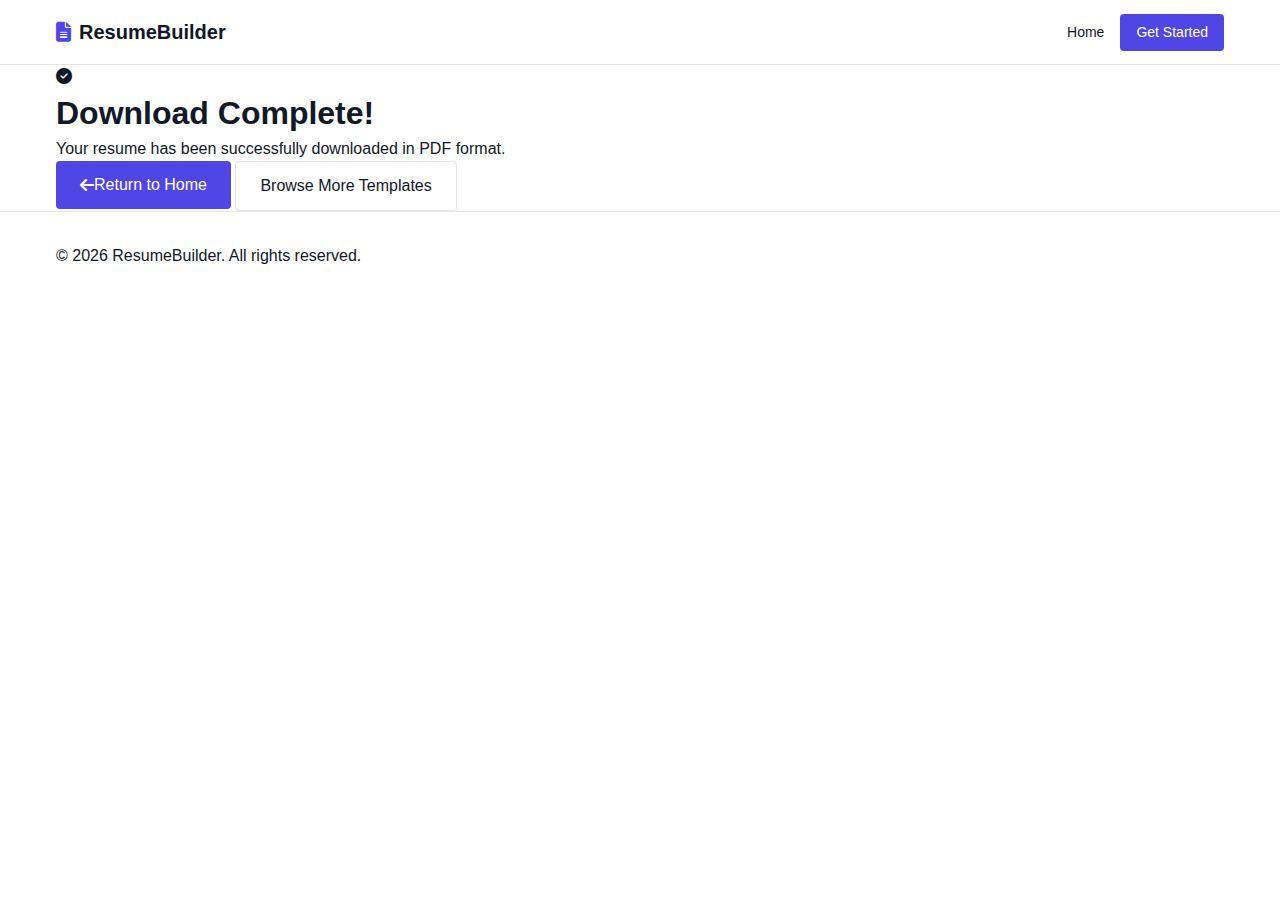
<file: download-success.html>
<!DOCTYPE html>
<html lang="en">
<head>
    <meta charset="UTF-8">
    <meta name="viewport" content="width=device-width, initial-scale=1.0">
    <title>Download Complete - ResumeBuilder</title>
    <link rel="stylesheet" href="css/styles.css">
    <link rel="stylesheet" href="https://cdnjs.cloudflare.com/ajax/libs/font-awesome/6.4.0/css/all.min.css">
</head>
<body>
    <div class="container">
        <!-- Header -->
        <header class="header">
            <div class="header-container">
                <div class="logo">
                    <i class="fas fa-file-alt"></i>
                    <span>ResumeBuilder</span>
                </div>
                <div class="auth-buttons">
                    <a href="index.html" class="login-btn">Home</a>
                    <a href="signup.html" class="get-started-btn">Get Started</a>
                </div>
                <button class="mobile-menu-btn">
                    <i class="fas fa-bars"></i>
                </button>
            </div>
        </header>

        <!-- Main Content -->
        <main>
            <section class="success-section">
                <div class="section-container">
                    <div class="success-content">
                        <div class="success-icon">
                            <i class="fas fa-check-circle"></i>
                        </div>
                        <h1>Download Complete!</h1>
                        <p>Your resume has been successfully downloaded in <span id="format-type">PDF</span> format.</p>
                        <div class="success-actions">
                            <a href="index.html" class="primary-btn">
                                <i class="fas fa-arrow-left"></i>
                                Return to Home
                            </a>
                            <a href="templates.html" class="secondary-btn">
                                Browse More Templates
                            </a>
                        </div>
                    </div>
                </div>
            </section>
        </main>

        <!-- Footer -->
        <footer class="footer">
            <div class="footer-container">
                <p>&copy; <span id="current-year"></span> ResumeBuilder. All rights reserved.</p>
            </div>
        </footer>
    </div>

    <script>
        document.addEventListener('DOMContentLoaded', function() {
            // Set current year in footer
            document.getElementById('current-year').textContent = new Date().getFullYear();
            
            // Get format from URL
            const urlParams = new URLSearchParams(window.location.search);
            const format = urlParams.get('format') || 'pdf';
            
            // Update format type
            document.getElementById('format-type').textContent = format.toUpperCase();
        });
    </script>
</body>
</html>
</file>
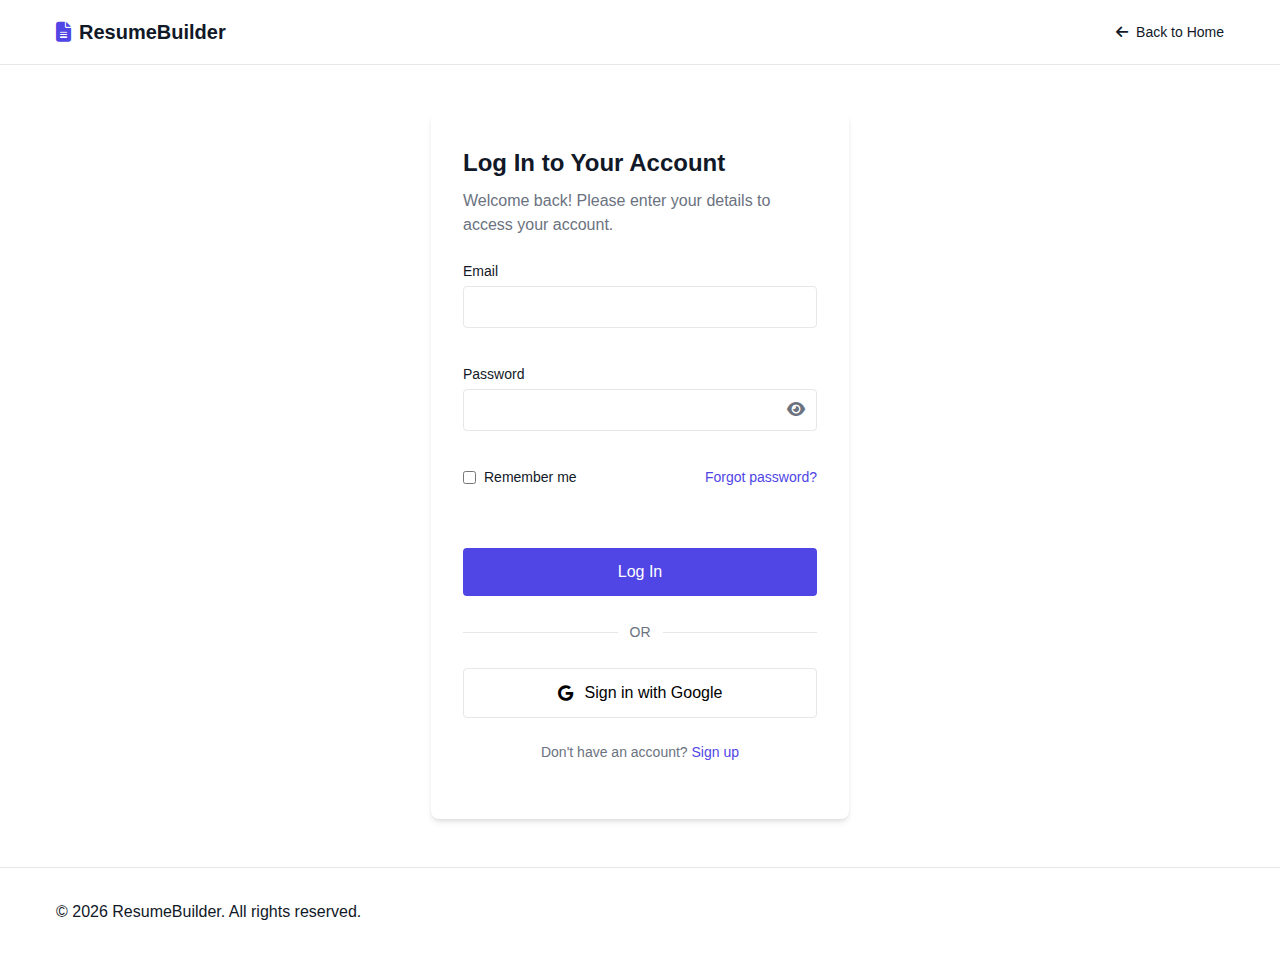
<file: login.html>
<!DOCTYPE html>
<html lang="en">
<head>
    <meta charset="UTF-8">
    <meta name="viewport" content="width=device-width, initial-scale=1.0">
    <title>Login - ResumeBuilder</title>
    <link rel="stylesheet" href="css/styles.css">
    <link rel="stylesheet" href="https://cdnjs.cloudflare.com/ajax/libs/font-awesome/6.4.0/css/all.min.css">
</head>
<body>
    <div class="container">
        <!-- Header -->
        <header class="header">
            <div class="header-container">
                <div class="logo">
                    <i class="fas fa-file-alt"></i>
                    <span>ResumeBuilder</span>
                </div>
                <div class="auth-buttons">
                    <a href="index.html" class="back-btn">
                        <i class="fas fa-arrow-left"></i>
                        Back to Home
                    </a>
                </div>
                <button class="mobile-menu-btn">
                    <i class="fas fa-bars"></i>
                </button>
            </div>
        </header>

        <!-- Main Content -->
        <main>
            <section class="auth-section">
                <div class="auth-container">
                    <div class="auth-form-container">
                        <h1>Log In to Your Account</h1>
                        <p>Welcome back! Please enter your details to access your account.</p>
                        <form id="login-form" class="auth-form" action="php/login.php" method="post">
                            <div class="form-group">
                                <label for="email">Email</label>
                                <input type="email" id="email" name="email" required>
                            </div>
                            
                            <div class="form-group">
                                <label for="password">Password</label>
                                <div class="password-input-container">
                                    <input type="password" id="password" name="password" required>
                                    <button type="button" class="toggle-password">
                                        <i class="fas fa-eye"></i>
                                    </button>
                                </div>
                            </div>
                            
                            <div class="form-options">
                                <div class="remember-me">
                                    <input type="checkbox" id="remember" name="remember">
                                    <label for="remember">Remember me</label>
                                </div>
                                <a href="forgot-password.html" class="forgot-password">Forgot password?</a>
                            </div>
                            
                            <div id="login-error" class="auth-error"></div>
                            
                            <button type="submit" class="auth-submit-btn">Log In</button>
                        </form> 
                       
                        <div class="auth-divider">
                            <span>OR</span>
                        </div>
                        
                        <button class="social-auth-btn">
                            <i class="fab fa-google"></i>
                            Sign in with Google
                        </button>
                        
                        <p class="auth-redirect">
                            Don't have an account? <a href="signup.html">Sign up</a>
                        </p>
                    </div>
                </div>
            </section>
        </main>

        <!-- Footer -->
        <footer class="footer">
            <div class="footer-container">
                <p>&copy; <span id="current-year"></span> ResumeBuilder. All rights reserved.</p>
            </div>
        </footer>
    </div>

    <script src="js/auth.js"></script>
</body>
</html>
</file>
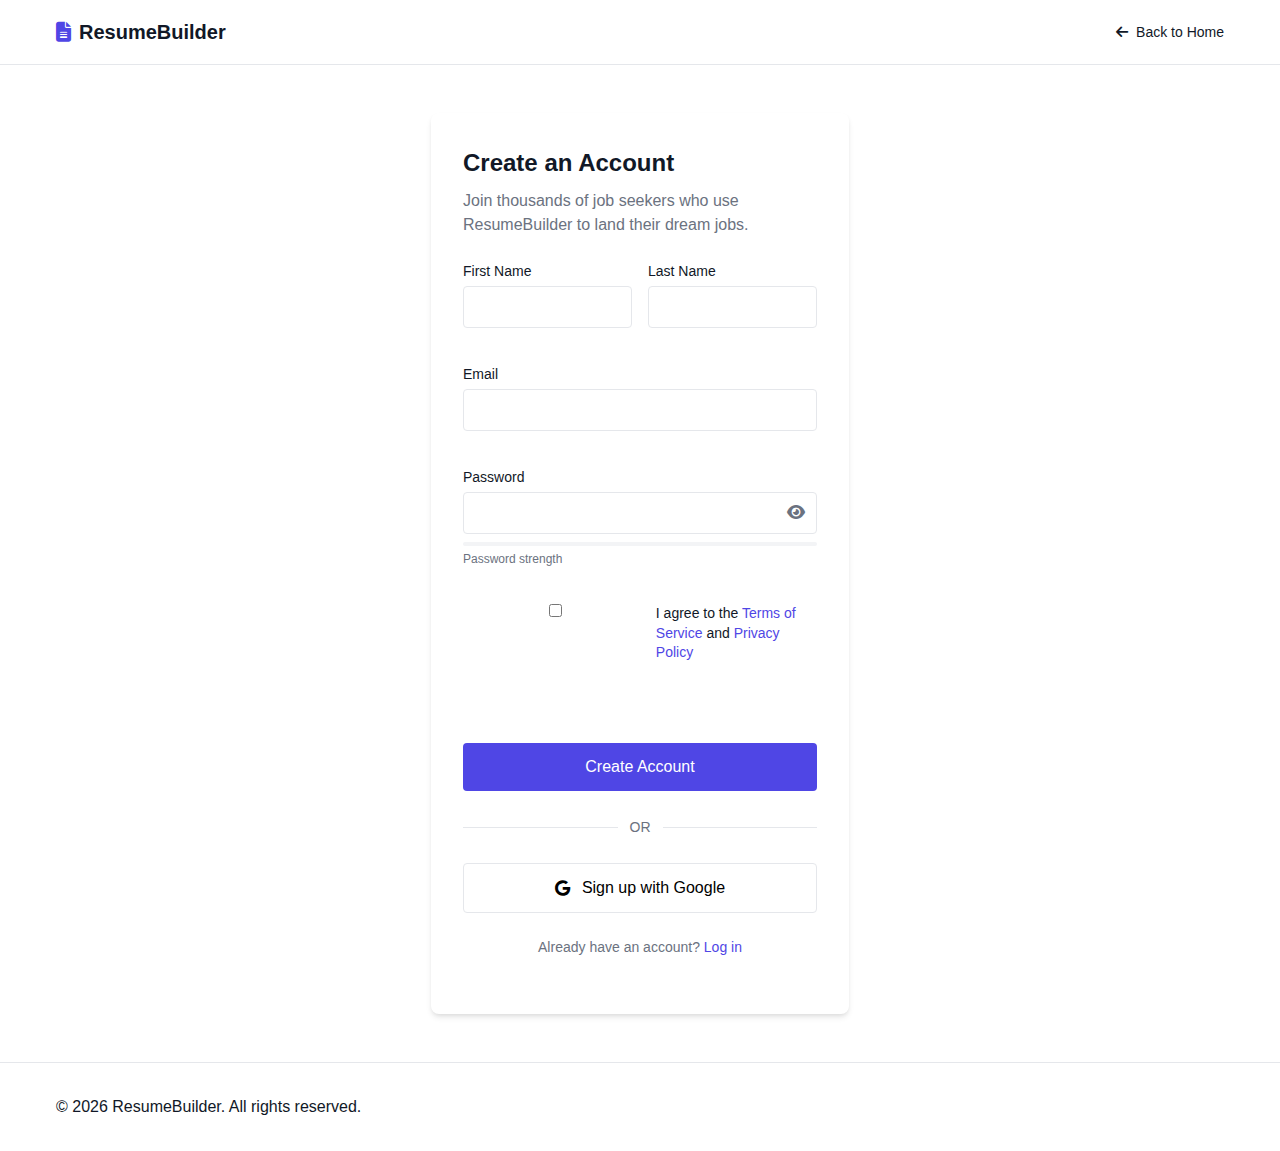
<file: signup.html>
<!DOCTYPE html>
<html lang="en">
<head>
    <meta charset="UTF-8">
    <meta name="viewport" content="width=device-width, initial-scale=1.0">
    <title>Sign Up - ResumeBuilder</title>
    <link rel="stylesheet" href="css/styles.css">
    <link rel="stylesheet" href="https://cdnjs.cloudflare.com/ajax/libs/font-awesome/6.4.0/css/all.min.css">
</head>
<body>
    <div class="container">
        <!-- Header -->
        <header class="header">
            <div class="header-container">
                <div class="logo">
                    <i class="fas fa-file-alt"></i>
                    <span>ResumeBuilder</span>
                </div>
                <div class="auth-buttons">
                    <a href="index.html" class="back-btn">
                        <i class="fas fa-arrow-left"></i>
                        Back to Home
                    </a>
                </div>
            </div>
        </header>

        <!-- Main Content -->
        <main>
            <section class="auth-section">
                <div class="auth-container">
                    <div class="auth-form-container">
                        <h1>Create an Account</h1>
                        <p>Join thousands of job seekers who use ResumeBuilder to land their dream jobs.</p>
                        <form id="signup-form" class="auth-form" action="php/signup.php" method="post">
                            <div class="form-row">
                                <div class="form-group">
                                    <label for="first-name">First Name</label>
                                    <input type="text" id="first-name" name="first_name" required>
                                </div>
                                <div class="form-group">
                                    <label for="last-name">Last Name</label>
                                    <input type="text" id="last-name" name="last_name" required>
                                </div>
                            </div>
                            
                            <div class="form-group">
                                <label for="email">Email</label>
                                <input type="email" id="email" name="email" required>
                            </div>
                            
                            <div class="form-group">
                                <label for="password">Password</label>
                                <div class="password-input-container">
                                    <input type="password" id="password" name="password" required minlength="8">
                                    <button type="button" class="toggle-password">
                                        <i class="fas fa-eye"></i>
                                    </button>
                                </div>
                                <div class="password-strength">
                                    <div class="strength-meter"></div>
                                    <span class="strength-text">Password strength</span>
                                </div>
                            </div>
                            
                            <div class="form-group terms-checkbox">
                                <input type="checkbox" id="terms" name="terms" required>
                                <label for="terms">I agree to the <a href="terms.html">Terms of Service</a> and <a href="privacy.html">Privacy Policy</a></label>
                            </div>
                            
                            <div id="signup-error" class="auth-error"></div>
                            
                            <button type="submit" class="auth-submit-btn">Create Account</button>
                        </form>
                       <div class="auth-divider">
                            <span>OR</span>
                        </div>
                        
                        <button class="social-auth-btn">
                            <i class="fab fa-google"></i>
                            Sign up with Google
                        </button>
                        
                        <p class="auth-redirect">
                            Already have an account? <a href="login.html">Log in</a>
                        </p>
                    </div>
                </div>
            </section>
        </main>

        <!-- Footer -->
        <footer class="footer">
            <div class="footer-container">
                <p>&copy; <span id="current-year"></span> ResumeBuilder. All rights reserved.</p>
            </div>
        </footer>
    </div>

    <script src="js/auth.js"></script>
</body>
</html>
</file>
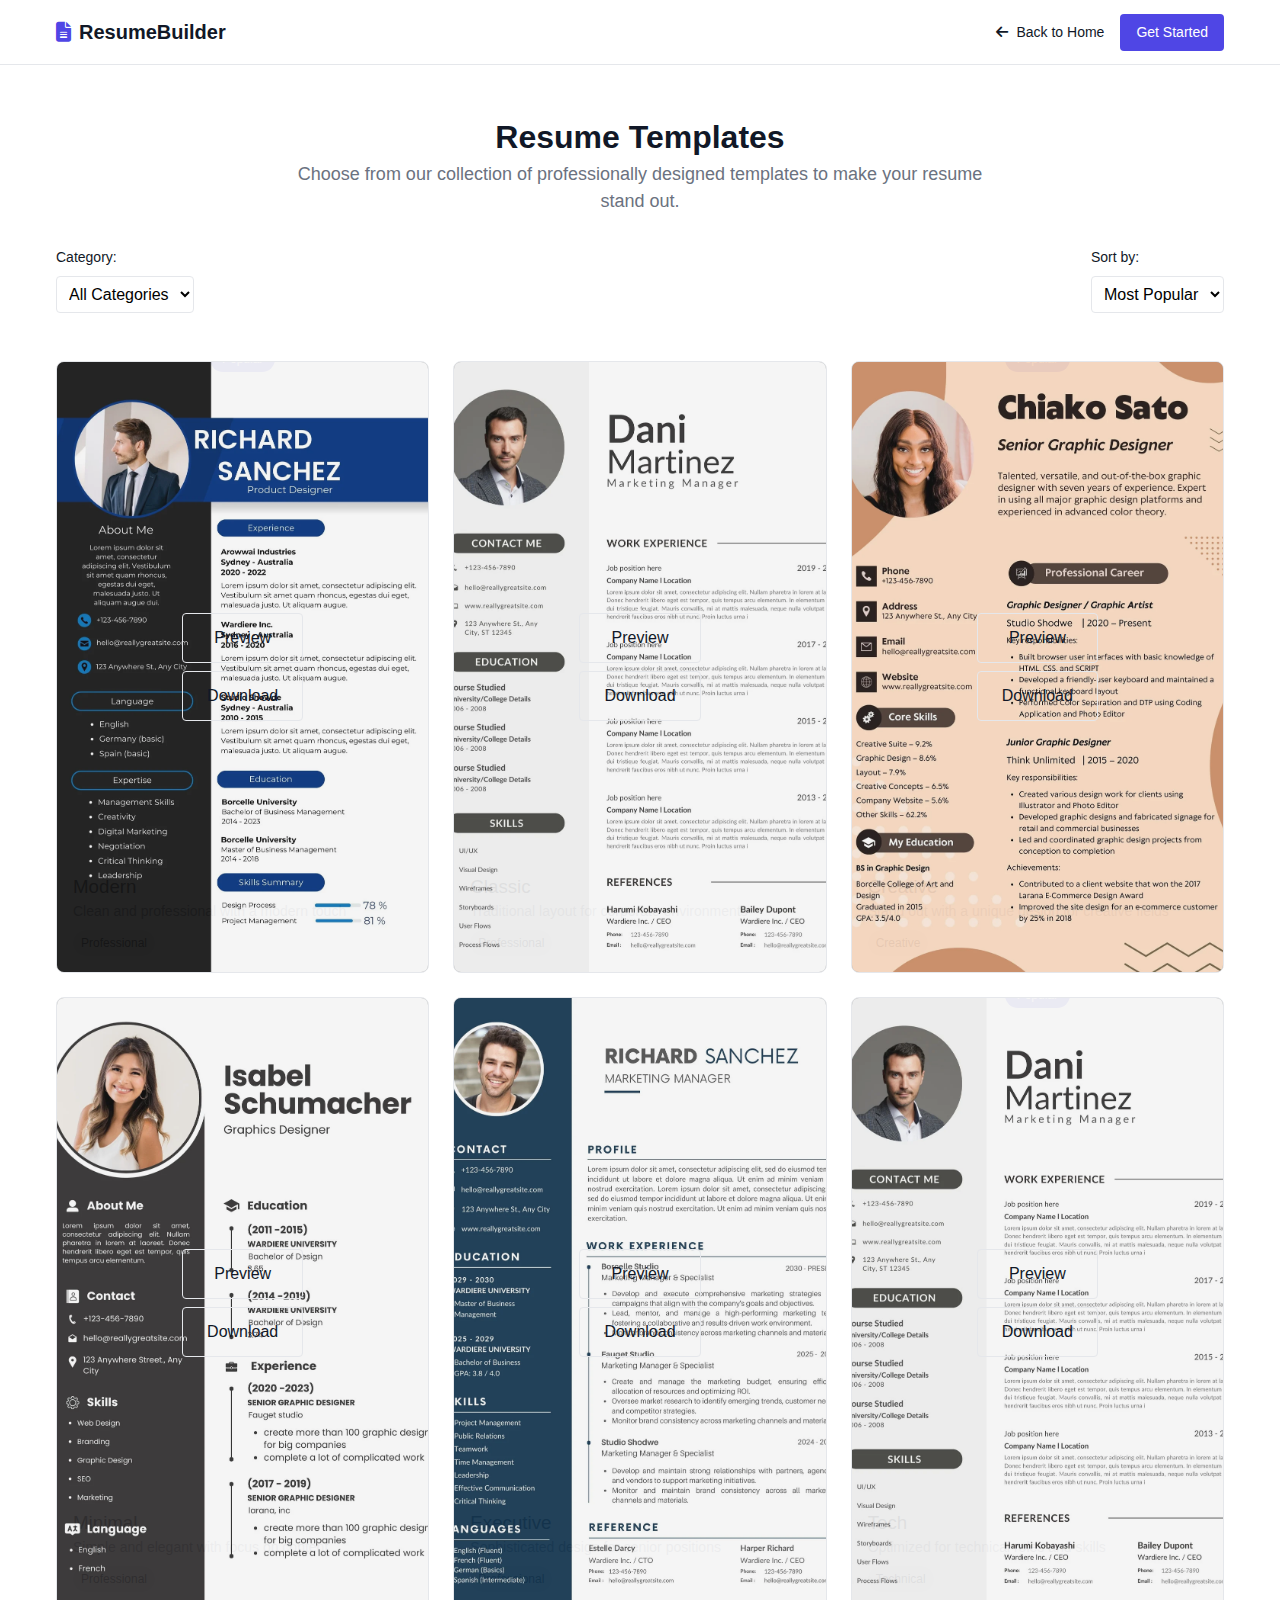
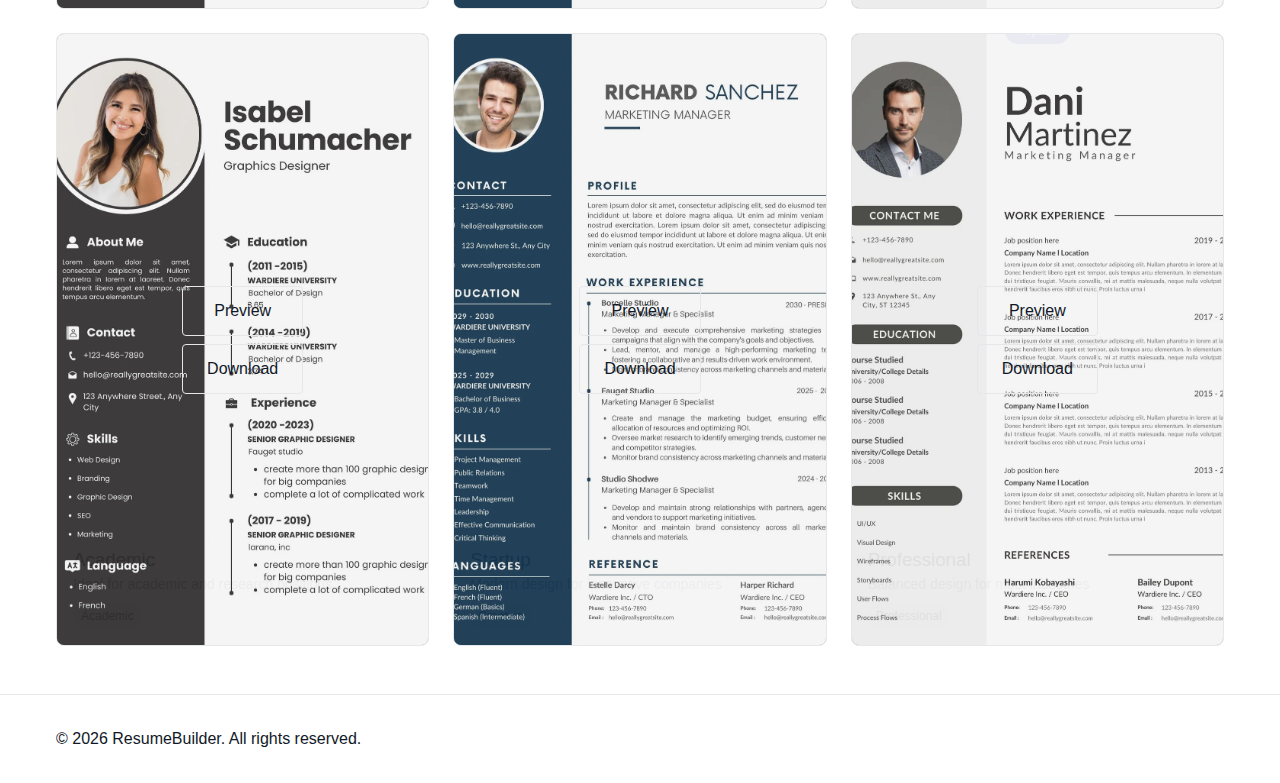
<file: template-download.html>
<!DOCTYPE html>
<html lang="en">
<head>
    <meta charset="UTF-8">
    <meta name="viewport" content="width=device-width, initial-scale=1.0">
    <title>Download Template - ResumeBuilder</title>
    <link rel="stylesheet" href="css/styles.css">
    <link rel="stylesheet" href="https://cdnjs.cloudflare.com/ajax/libs/font-awesome/6.4.0/css/all.min.css">
</head>
<body>
    <div class="container">
        <!-- Header -->
        <header class="header">
            <div class="header-container">
                <div class="logo">
                    <i class="fas fa-file-alt"></i>
                    <span>ResumeBuilder</span>
                </div>
                <div class="auth-buttons">
                    <a href="#" id="back-to-template" class="back-btn">
                        <i class="fas fa-arrow-left"></i>
                        Back to Template
                    </a>
                    <a href="signup.html" class="get-started-btn">Get Started</a>
                </div>
                <button class="mobile-menu-btn">
                    <i class="fas fa-bars"></i>
                </button>
            </div>
        </header>

        <!-- Main Content -->
        <main>
            <section class="download-section">
                <div class="section-container">
                    <div class="section-header">
                        <h1>Download <span id="template-name">Template</span></h1>
                        <p>Choose your preferred format to download this template.</p>
                    </div>
                    
                    <div class="download-options">
                        <div class="download-option-card">
                            <div class="download-icon">
                                <i class="fas fa-file-pdf"></i>
                            </div>
                            <h3>PDF Format</h3>
                            <p>Perfect for submitting to job applications.</p>
                            <button class="download-btn" data-format="pdf">
                                <i class="fas fa-download"></i>
                                Download PDF
                            </button>
                        </div>
                        
                        <div class="download-option-card">
                            <div class="download-icon">
                                <i class="fas fa-file-word"></i>
                            </div>
                            <h3>DOCX Format</h3>
                            <p>Editable in Microsoft Word or Google Docs.</p>
                            <button class="download-btn" data-format="docx">
                                <i class="fas fa-download"></i>
                                Download DOCX
                            </button>
                        </div>
                        
                        <div class="download-option-card">
                            <div class="download-icon">
                                <i class="fas fa-file-alt"></i>
                            </div>
                            <h3>TXT Format</h3>
                            <p>Plain text for ATS compatibility.</p>
                            <button class="download-btn" data-format="txt">
                                <i class="fas fa-download"></i>
                                Download TXT
                            </button>
                        </div>
                    </div>
                    
                    <div class="upgrade-prompt">
                        <h3>Need to customize this template?</h3>
                        <p>Create an account to customize this template with your information and download it in any format.</p>
                        <a href="signup.html" class="primary-btn">Create Free Account</a>
                    </div>
                </div>
            </section>
        </main>

        <!-- Footer -->
        <footer class="footer">
            <div class="footer-container">
                <p>&copy; <span id="current-year"></span> ResumeBuilder. All rights reserved.</p>
            </div>
        </footer>
    </div>

    <script src="js/template-download.js"></script>
</body>
</html>
</file>
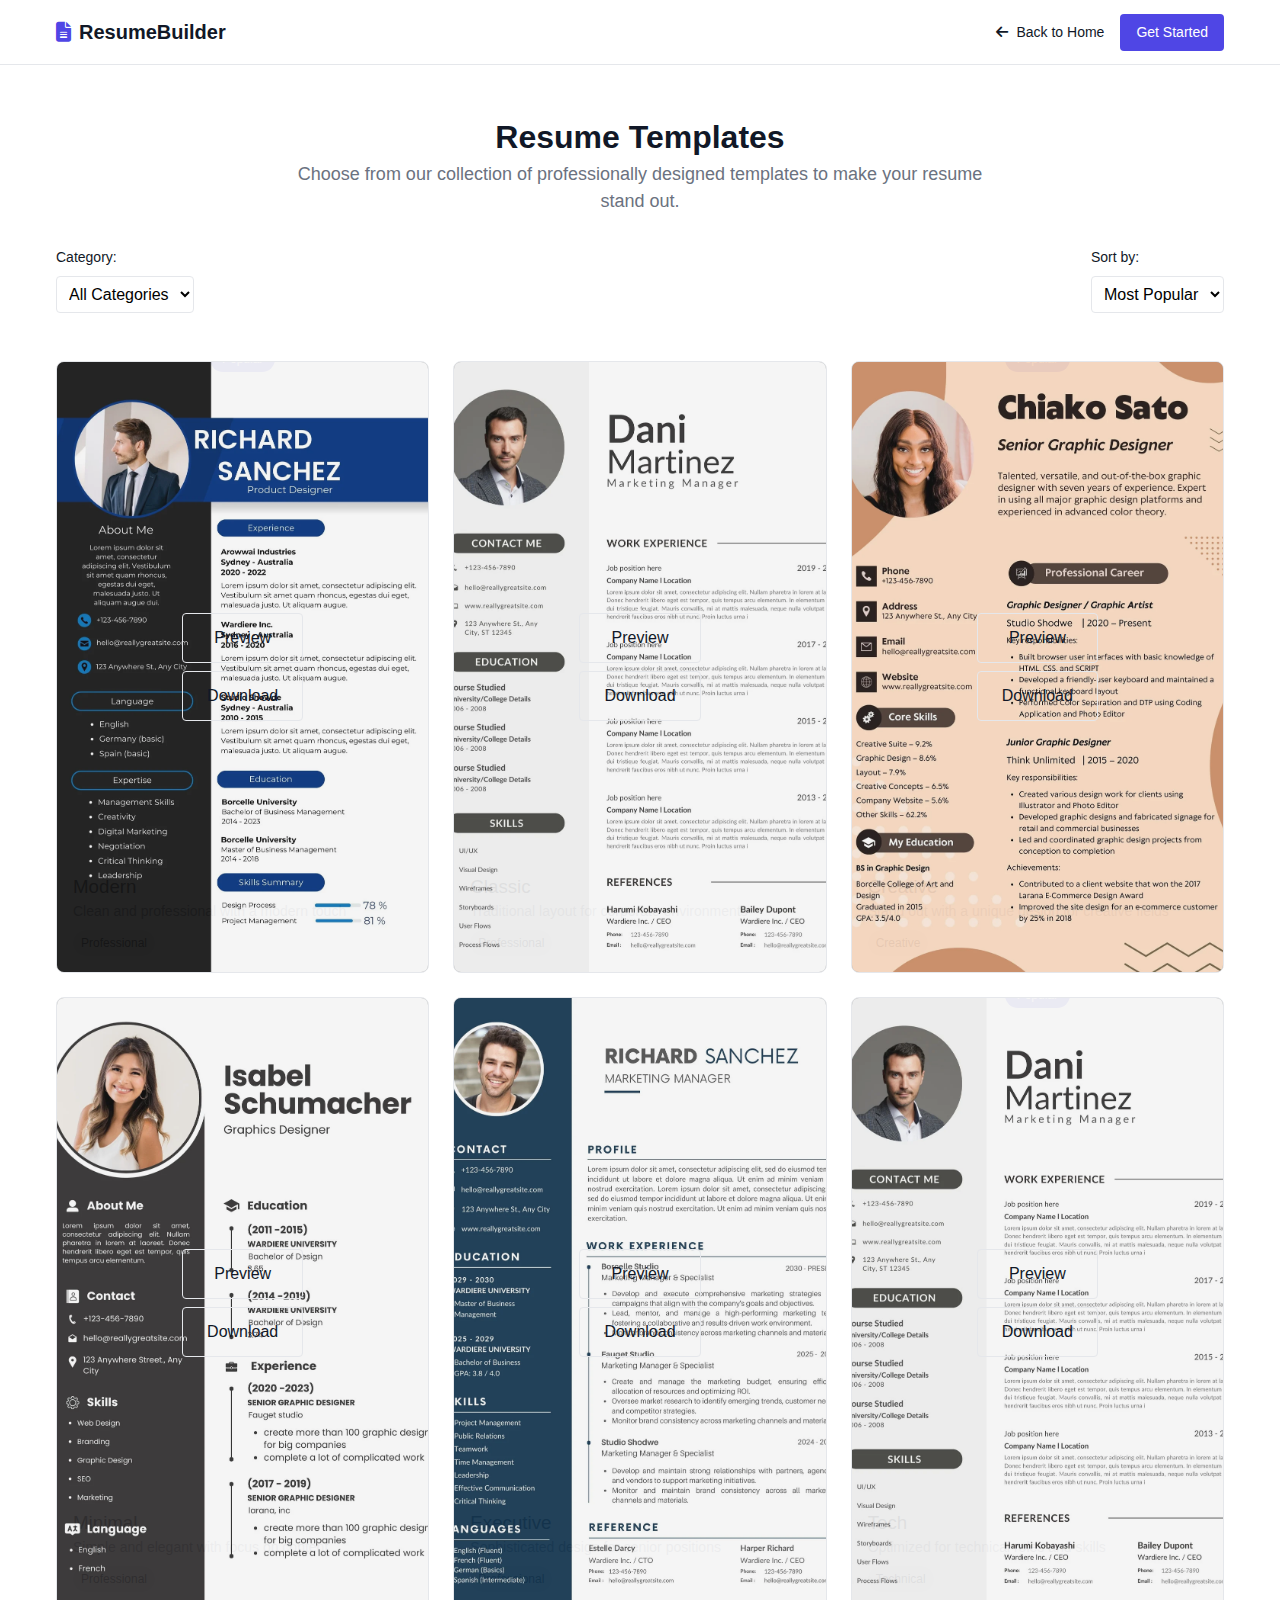
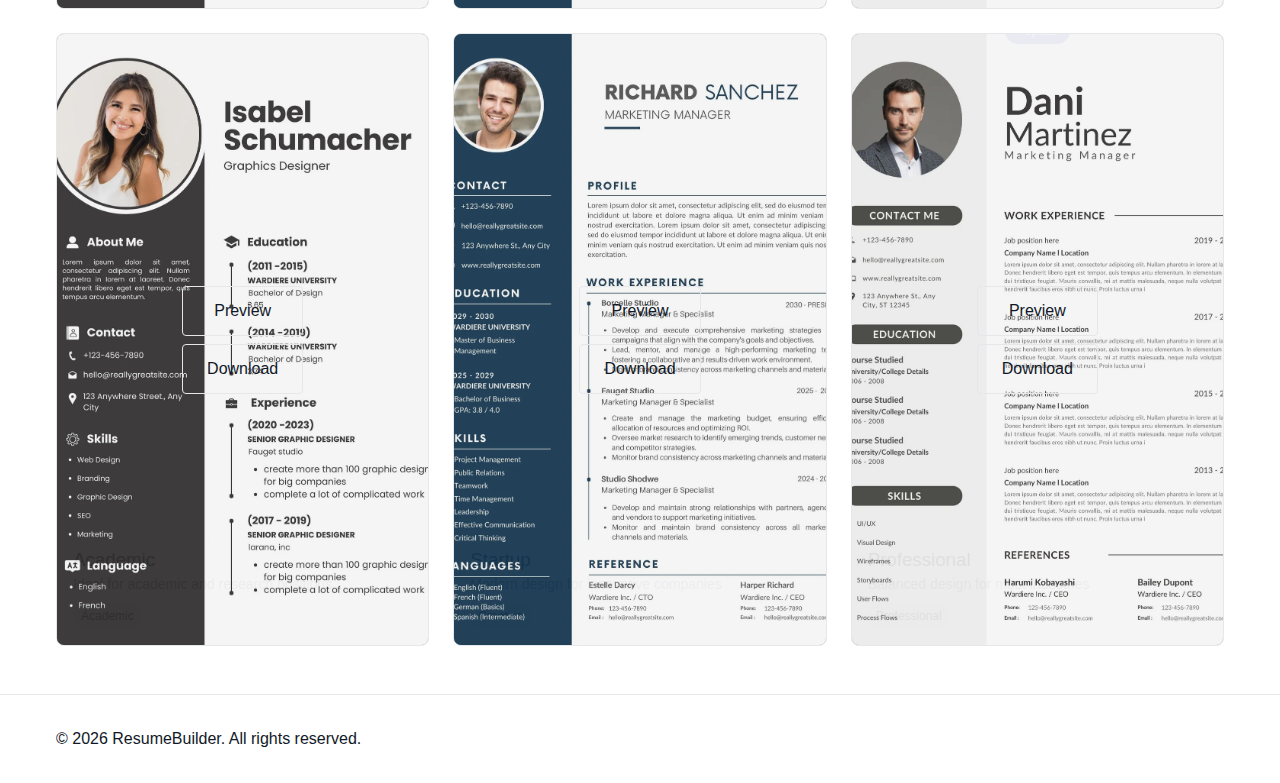
<file: templates.html>
<!DOCTYPE html>
<html lang="en">
<head>
    <meta charset="UTF-8">
    <meta name="viewport" content="width=device-width, initial-scale=1.0">
    <title>Resume Templates - ResumeBuilder</title>
    <link rel="stylesheet" href="css/styles.css">
    <link rel="stylesheet" href="https://cdnjs.cloudflare.com/ajax/libs/font-awesome/6.4.0/css/all.min.css">
</head>
<body>
    <div class="container">
        <!-- Header -->
        <header class="header">
            <div class="header-container">
                <div class="logo">
                    <i class="fas fa-file-alt"></i>
                    <span>ResumeBuilder</span>
                </div>
                <div class="auth-buttons">
                    <a href="index.html" class="back-btn">
                        <i class="fas fa-arrow-left"></i>
                        Back to Home
                    </a>
                    <a href="signup.html" class="get-started-btn">Get Started</a>
                </div>
                <button class="mobile-menu-btn">
                    <i class="fas fa-bars"></i>
                </button>
            </div>
        </header>

        <!-- Main Content -->
        <main>
            <section class="templates-page-section">
                <div class="section-container">
                    <div class="section-header">
                        <h1>Resume Templates</h1>
                        <p>Choose from our collection of professionally designed templates to make your resume stand out.</p>
                    </div>
                    
                    <div class="templates-filters">
                        <div class="filter-group">
                            <label>Category:</label>
                            <select id="category-filter">
                                <option value="all">All Categories</option>
                                <option value="Professional">Professional</option>
                                <option value="Creative">Creative</option>
                                <option value="Technical">Technical</option>
                                <option value="Academic">Academic</option>
                            </select>
                        </div>
                        <div class="filter-group">
                            <label>Sort by:</label>
                            <select id="sort-filter">
                                <option value="popular">Most Popular</option>
                                <option value="newest">Newest</option>
                                <option value="name">Name (A-Z)</option>
                            </select>
                        </div>
                    </div>
                    
                    <div class="templates-grid" id="templates-grid">
                        <!-- Template cards will be dynamically inserted here by JavaScript -->
                    </div>
                </div>
            </section>
        </main>

        <!-- Footer -->
        <footer class="footer">
            <div class="footer-container">
                <p>&copy; <span id="current-year"></span> ResumeBuilder. All rights reserved.</p>
            </div>
        </footer>
    </div>

    <script src="js/templates.js"></script>
</body>
</html>
</file>
<file: css/styles.css>
/* Base Styles */
:root {
    --primary-color: #4f46e5;
    --primary-hover: #4338ca;
    --primary-light: rgba(79, 70, 229, 0.1);
    --secondary-color: #f9fafb;
    --text-color: #111827;
    --text-muted: #6b7280;
    --border-color: #e5e7eb;
    --background-color: #ffffff;
    --background-muted: #f3f4f6;
    --success-color: #10b981;
    --error-color: #ef4444;
    --shadow-sm: 0 1px 2px 0 rgba(0, 0, 0, 0.05);
    --shadow: 0 1px 3px 0 rgba(0, 0, 0, 0.1), 0 1px 2px 0 rgba(0, 0, 0, 0.06);
    --shadow-md: 0 4px 6px -1px rgba(0, 0, 0, 0.1), 0 2px 4px -1px rgba(0, 0, 0, 0.06);
    --shadow-lg: 0 10px 15px -3px rgba(0, 0, 0, 0.1), 0 4px 6px -2px rgba(0, 0, 0, 0.05);
    --radius-sm: 0.125rem;
    --radius: 0.25rem;
    --radius-md: 0.375rem;
    --radius-lg: 0.5rem;
    --radius-full: 9999px;
}

* {
    margin: 0;
    padding: 0;
    box-sizing: border-box;
}

body {
    font-family: -apple-system, BlinkMacSystemFont, "Segoe UI", Roboto, Helvetica, Arial, sans-serif;
    color: var(--text-color);
    line-height: 1.5;
    background-color: var(--background-color);
}

a {
    color: inherit;
    text-decoration: none;
}

ul {
    list-style: none;
}

img {
    max-width: 100%;
    height: auto;
}

button, input, select, textarea {
    font: inherit;
}

.container {
    display: flex;
    flex-direction: column;
    min-height: 100vh;
}

.section-container {
    width: 100%;
    max-width: 1200px;
    margin: 0 auto;
    padding: 0 1rem;
}

.section-header {
    text-align: center;
    max-width: 700px;
    margin: 0 auto 2rem;
}

.section-header h2 {
    font-size: 1.875rem;
    font-weight: 700;
    margin-bottom: 0.5rem;
}

.section-header p {
    color: var(--text-muted);
    font-size: 1.125rem;
}

/* Header Styles */
.header {
    position: sticky;
    top: 0;
    z-index: 40;
    background-color: var(--background-color);
    border-bottom: 1px solid var(--border-color);
}

.header-container {
    display: flex;
    align-items: center;
    justify-content: space-between;
    height: 4rem;
    padding: 0 1rem;
    max-width: 1200px;
    margin: 0 auto;
}

.logo {
    display: flex;
    align-items: center;
    gap: 0.5rem;
    font-weight: 700;
    font-size: 1.25rem;
}

.logo i {
    color: var(--primary-color);
}

.nav-menu {
    display: none;
}

.auth-buttons {
    display: flex;
    align-items: center;
    gap: 1rem;
}

.login-btn {
    font-size: 0.875rem;
    font-weight: 500;
}

.login-btn:hover {
    text-decoration: underline;
    text-underline-offset: 4px;
}

.get-started-btn {
    display: inline-flex;
    align-items: center;
    justify-content: center;
    background-color: var(--primary-color);
    color: white;
    font-size: 0.875rem;
    font-weight: 500;
    padding: 0.5rem 1rem;
    border-radius: var(--radius);
    transition: background-color 0.2s;
}

.get-started-btn:hover {
    background-color: var(--primary-hover);
}

.back-btn {
    display: inline-flex;
    align-items: center;
    gap: 0.5rem;
    font-size: 0.875rem;
    font-weight: 500;
}

.back-btn:hover {
    text-decoration: underline;
    text-underline-offset: 4px;
}

.mobile-menu-btn {
    display: flex;
    align-items: center;
    justify-content: center;
    background: none;
    border: none;
    cursor: pointer;
    padding: 0.5rem;
}

/* Hero Section */
.hero-section {
    width: 100%;
    padding: 3rem 0;
}

.hero-container {
    display: grid;
    gap: 1.5rem;
    max-width: 1200px;
    margin: 0 auto;
    padding: 0 1rem;
}

.hero-content {
    display: flex;
    flex-direction: column;
    justify-content: center;
    gap: 1rem;
}

.hero-content h1 {
    font-size: 2.25rem;
    font-weight: 700;
    line-height: 1.2;
}

.hero-content p {
    color: var(--text-muted);
    max-width: 600px;
    font-size: 1.125rem;
}

.hero-buttons {
    display: flex;
    flex-direction: column;
    gap: 0.5rem;
    margin-top: 0.5rem;
}

.primary-btn {
    display: inline-flex;
    align-items: center;
    justify-content: center;
    background-color: var(--primary-color);
    color: white;
    font-weight: 500;
    padding: 0.75rem 1.5rem;
    border-radius: var(--radius);
    border: none;
    cursor: pointer;
    transition: background-color 0.2s;
}

.primary-btn:hover {
    background-color: var(--primary-hover);
}

.secondary-btn {
    display: inline-flex;
    align-items: center;
    justify-content: center;
    background-color: transparent;
    color: var(--text-color);
    font-weight: 500;
    padding: 0.75rem 1.5rem;
    border-radius: var(--radius);
    border: 1px solid var(--border-color);
    cursor: pointer;
    transition: background-color 0.2s;
}

.secondary-btn:hover {
    background-color: var(--background-muted);
}

.hero-features {
    display: flex;
    align-items: center;
    flex-wrap: wrap;
    gap: 0.25rem;
    font-size: 0.875rem;
    margin-top: 0.5rem;
}

.feature {
    display: flex;
    align-items: center;
    gap: 0.25rem;
}

.feature i {
    color: var(--primary-color);
}

.divider {
    margin: 0 0.5rem;
    color: var(--text-muted);
}

.hero-image {
    display: flex;
    align-items: center;
    justify-content: center;
}

.hero-image img {
    width: 100%;
    max-width: 400px;
    aspect-ratio: 3/4;
    object-fit: cover;
    border-radius: var(--radius-lg);
    border: 1px solid var(--border-color);
    box-shadow: var(--shadow-lg);
}

/* Features Section */
.features-section {
    width: 100%;
    padding: 3rem 0;
    background-color: var(--background-muted);
}

.badge {
    display: inline-block;
    background-color: var(--primary-color);
    color: white;
    font-size: 0.875rem;
    padding: 0.25rem 0.75rem;
    border-radius: var(--radius-lg);
    margin-bottom: 0.5rem;
}

.features-grid {
    display: grid;
    grid-template-columns: repeat(1, 1fr);
    gap: 1.5rem;
    margin-top: 3rem;
}

.feature-card {
    display: flex;
    flex-direction: column;
    align-items: center;
    text-align: center;
    padding: 1.5rem;
    background-color: var(--background-color);
    border: 1px solid var(--border-color);
    border-radius: var(--radius-lg);
    box-shadow: var(--shadow-sm);
}

.feature-icon {
    display: flex;
    align-items: center;
    justify-content: center;
    width: 3rem;
    height: 3rem;
    background-color: var(--primary-light);
    color: var(--primary-color);
    border-radius: 9999px;
    margin-bottom: 1rem;
}

.feature-icon i {
    font-size: 1.5rem;
}

.feature-card h3 {
    font-size: 1.25rem;
    font-weight: 700;
    margin-bottom: 0.5rem;
}

.feature-card p {
    color: var(--text-muted);
}

/* Templates Section */
.templates-section {
    width: 100%;
    padding: 3rem 0;
}

.templates-grid {
    display: grid;
    grid-template-columns: repeat(1, 1fr);
    gap: 1.5rem;
    margin-top: 3rem;
}

.template-card {
    position: relative;
    overflow: hidden;
    border: 1px solid var(--border-color);
    border-radius: var(--radius-lg);
}

.template-image {
    aspect-ratio: 3/4;
    width: 100%;
    overflow: hidden;
}

.template-image img {
    width: 100%;
    height: 100%;
    object-fit: cover;
    transition: transform 0.3s ease;
}

.template-card:hover .template-image img {
    transform: scale(1.05);
}

.template-overlay {
    position: absolute;
    inset: 0;
    display: flex;
    align-items: center;
    justify-content: center;
    background-color: rgba(0, 0, 0, 0.4); /* Slightly transparent */
    opacity: 1;  /* Always visible */
    transition: background-color 0.3s ease, opacity 0.3s ease;
 /* Ensure image stays behind buttons */
}


.template-card:hover .template-overlay {
    opacity: 1;
}

.template-overlay img {
    position: absolute;
    width: 100%;
    height: 100%;
    object-fit: cover;
    opacity: 0.9;  /* Slightly visible by default */
    transition: opacity 0.3s ease; 
}

.template-overlay-buttons {
    position: relative;
    display: flex;
    flex-direction: column;
    gap: 0.5rem;
}

.template-info {
    padding: 1rem;
}

.template-info h3 {
    font-weight: 500;
}

.template-info p {
    font-size: 0.875rem;
    color: var(--text-muted);
}

.template-category {
    display: inline-block;
    background-color: var(--background-muted);
    font-size: 0.75rem;
    padding: 0.25rem 0.5rem;
    border-radius: var(--radius-full);
    margin-top: 0.5rem;
}

.popular-badge {
    position: absolute;
    top: 0.5rem;
    right: 0.5rem;
    background-color: var(--primary-color);
    color: white;
    font-size: 0.75rem;
    padding: 0.25rem 0.5rem;
    border-radius: var(--radius-full);
}

.view-all-container {
    display: flex;
    justify-content: center;
    margin-top: 2rem;
}

/* Pricing Section */
.pricing-section {
    width: 100%;
    padding: 3rem 0;
    background-color: var(--background-muted);
}

.pricing-grid {
    display: grid;
    grid-template-columns: repeat(1, 1fr);
    gap: 1.5rem;
    margin-top: 3rem;
}

.pricing-card {
    position: relative;
    display: flex;
    flex-direction: column;
    padding: 1.5rem;
    background-color: var(--background-color);
    border: 1px solid var(--border-color);
    border-radius: var(--radius-lg);
    box-shadow: var(--shadow-sm);
}

.pricing-card.popular {
    border-color: var(--primary-color);
}

.popular-badge {
    position: absolute;
    top: -1rem;
    left: 0;
    right: 0;
    width: fit-content;
    margin: 0 auto;
    background-color: var(--primary-color);
    color: white;
    font-size: 0.75rem;
    font-weight: 500;
    padding: 0.25rem 0.75rem;
    border-radius: var(--radius-full);
}

.pricing-header h3 {
    font-size: 1.5rem;
    font-weight: 700;
}

.pricing-header p {
    color: var(--text-muted);
}

.pricing-price {
    display: flex;
    align-items: baseline;
    margin-top: 1rem;
}

.price {
    font-size: 2.25rem;
    font-weight: 700;
}

.period {
    color: var(--text-muted);
    margin-left: 0.25rem;
}

.pricing-features {
    margin-top: 1.5rem;
    margin-bottom: 2rem;
}

.pricing-features li {
    display: flex;
    align-items: center;
    margin-bottom: 0.75rem;
}

.pricing-features i {
    color: var(--primary-color);
    margin-right: 0.5rem;
}

/* Testimonials Section */
.testimonials-section {
    width: 100%;
    padding: 3rem 0;
}

.testimonials-grid {
    display: grid;
    grid-template-columns: repeat(1, 1fr);
    gap: 1.5rem;
    margin-top: 3rem;
}

.testimonial-card {
    display: flex;
    flex-direction: column;
    padding: 1.5rem;
    background-color: var(--background-color);
    border: 1px solid var(--border-color);
    border-radius: var(--radius-lg);
    box-shadow: var(--shadow-sm);
}

.testimonial-header {
    display: flex;
    align-items: center;
    gap: 0.5rem;
}

.testimonial-avatar {
    display: flex;
    align-items: center;
    justify-content: center;
    width: 2.5rem;
    height: 2.5rem;
    background-color: var(--background-muted);
    border-radius: 9999px;
    font-size: 0.875rem;
    font-weight: 500;
}

.testimonial-info h3 {
    font-weight: 500;
}

.testimonial-info p {
    font-size: 0.875rem;
    color: var(--text-muted);
}

.testimonial-stars {
    display: flex;
    margin-top: 1rem;
}

.testimonial-stars i {
    color: var(--primary-color);
    margin-right: 0.25rem;
}

.testimonial-quote {
    margin-top: 1rem;
    color: var(--text-muted);
}

/* CTA Section */
.cta-section {
    width: 100%;
    padding: 3rem 0;
    background-color: var(--primary-color);
    color: white;
}

.cta-section .section-header h2 {
    color: white;
}

.cta-section .section-header p {
    color: rgba(255, 255, 255, 0.9);
}

.cta-form-container {
    max-width: 28rem;
    margin: 2rem auto 0;
}

.cta-form {
    display: flex;
    flex-direction: column;
    gap: 0.5rem;
}

.cta-form input {
    padding: 0.75rem 1rem;
    border-radius: var(--radius);
    border: none;
    background-color: white;
    color: var(--text-color);
}

.cta-form .primary-btn {
    background-color: white;
    color: var(--primary-color);
}

.cta-form .primary-btn:hover {
    background-color: var(--background-muted);
}

.cta-disclaimer {
    text-align: center;
    font-size: 0.75rem;
    margin-top: 0.5rem;
}

.cta-disclaimer a {
    text-decoration: underline;
    text-underline-offset: 2px;
}

/* Footer */
.footer {
    width: 100%;
    border-top: 1px solid var(--border-color);
    background-color: var(--background-color);
}

.footer-container {
    max-width: 1200px;
    margin: 0 auto;
    padding: 2rem 1rem;
}

.footer-main {
    display: flex;
    flex-direction: column;
    gap: 1.5rem;
    margin-bottom: 1.5rem;
}

.footer-info {
    display: flex;
    flex-direction: column;
    gap: 1rem;
    max-width: 20rem;
}

.footer-info p {
    font-size: 0.875rem;
    color: var(--text-muted);
}

.social-links {
    display: flex;
    gap: 1rem;
}

.social-links a {
    display: flex;
    align-items: center;
    justify-content: center;
    width: 2rem;
    height: 2rem;
    color: var(--text-muted);
    transition: color 0.2s;
}

.social-links a:hover {
    color: var(--text-color);
}

.footer-links {
    display: grid;
    grid-template-columns: repeat(2, 1fr);
    gap: 2rem;
}

.footer-links-column h3 {
    font-size: 0.875rem;
    font-weight: 500;
    margin-bottom: 0.75rem;
}

.footer-links-column ul {
    display: flex;
    flex-direction: column;
    gap: 0.5rem;
}

.footer-links-column a {
    font-size: 0.875rem;
    color: var(--text-muted);
    transition: color 0.2s;
}

.footer-links-column a:hover {
    color: var(--text-color);
}

.footer-bottom {
    display: flex;
    flex-direction: column;
    align-items: center;
    gap: 1rem;
    padding-top: 1.5rem;
    border-top: 1px solid var(--border-color);
    text-align: center;
}

.footer-bottom p {
    font-size: 0.875rem;
    color: var(--text-muted);
}

/* Templates Page */
.templates-page-section {
    padding: 3rem 0;
}

.templates-filters {
    display: flex;
    flex-direction: column;
    gap: 1rem;
    margin-bottom: 2rem;
}

.filter-group {
    display: flex;
    flex-direction: column;
    gap: 0.5rem;
}

.filter-group label {
    font-size: 0.875rem;
    font-weight: 500;
}

.filter-group select {
    padding: 0.5rem;
    border: 1px solid var(--border-color);
    border-radius: var(--radius);
    background-color: var(--background-color);
}

/* Template Details */
.template-details-section {
    padding: 3rem 0;
}

.template-details-grid {
    display: grid;
    gap: 3rem;
}

.template-details-content h1 {
    font-size: 2.25rem;
    font-weight: 700;
    margin-bottom: 0.5rem;
}

.template-description {
    color: var(--text-muted);
    font-size: 1.125rem;
    margin-bottom: 1.5rem;
}

.template-features {
    margin-top: 1.5rem;
}

.template-features h3 {
    font-size: 1.25rem;
    font-weight: 500;
    margin-bottom: 1rem;
}

.template-features-list {
    display: flex;
    flex-direction: column;
    gap: 0.5rem;
}

.template-features-list li {
    display: flex;
    align-items: flex-start;
    gap: 0.5rem;
}

.template-features-list li i {
    color: var(--primary-color);
    background-color: var(--primary-light);
    padding: 0.25rem;
    border-radius: 9999px;
    margin-top: 0.125rem;
}

.template-actions {
    display: flex;
    flex-direction: column;
    gap: 1rem;
    margin-top: 2rem;
}

.template-preview {
    display: flex;
    justify-content: center;
}

.template-image-container {
    position: relative;
    width: 100%;
    max-width: 400px;
    aspect-ratio: 3/4;
    overflow: hidden;
    border-radius: var(--radius-lg);
    border: 1px solid var(--border-color);
    box-shadow: var(--shadow-xl);
}

.template-image-container img {
    width: 100%;
    height: 100%;
    object-fit: cover;
}

/* Download Page */
.download-section {
    padding: 3rem 0;
}

.download-options {
    display: grid;
    grid-template-columns: repeat(1, 1fr);
    gap: 2rem;
    margin-top: 3rem;
}

.download-option-card {
    display: flex;
    flex-direction: column;
    align-items: center;
    text-align: center;
    padding: 1.5rem;
    background-color: var(--background-color);
    border: 1px solid var(--border-color);
    border-radius: var(--radius-lg);
    box-shadow: var(--shadow-sm);
}

.download-icon {
    display: flex;
    align-items: center;
    justify-content: center;
    width: 4rem;
    height: 4rem;
    background-color: var(--primary-light);
    color: var(--primary-color);
    border-radius: 9999px;
    margin-bottom: 1rem;
}

.download-icon i {
    font-size: 2rem;
}

.download-option-card h3 {
    font-size: 1.25rem;
    font-weight: 700;
    margin-bottom: 0.5rem;
}

.download-option-card p {
    color: var(--text-muted);
    margin-bottom: 1rem;
}

.download-btn {
    display: inline-flex;
    align-items: center;
    justify-content: center;
    gap: 0.5rem;
    background-color: var(--primary-color);
    color: white;
    font-weight: 500;
    padding: 0.75rem 1.5rem;
    border-radius: var(--radius);
    border: none;
    cursor: pointer;
    transition: background-color 0.2s;
    width: 100%;
}

.download-btn:hover {
    background-color: var(--primary-hover);
}

.upgrade-prompt {
    margin-top: 3rem;
    padding: 1.5rem;
    background-color: var(--background-muted);
    border-radius: var(--radius-lg);
    border: 1px solid var(--border-color);
}

.upgrade-prompt h3 {
    font-size: 1.125rem;
    font-weight: 500;
    margin-bottom: 0.5rem;
}

.upgrade-prompt p {
    color: var(--text-muted);
    margin-bottom: 1rem;
}

/* Editor Page */
.editor-section {
    padding: 2rem 0;
}

.editor-container {
    display: grid;
    gap: 2rem;
}

.editor-sidebar {
    display: flex;
    flex-direction: column;
    gap: 1.5rem;
}

.editor-sidebar h2 {
    font-size: 1.5rem;
    font-weight: 700;
}

.editor-tabs {
    display: flex;
    flex-direction: column;
    gap: 1rem;
}

.tab-buttons {
    display: grid;
    grid-template-columns: repeat(4, 1fr);
    gap: 0.25rem;
}

.tab-btn {
    padding: 0.75rem;
    background-color: var(--background-color);
    border: 1px solid var(--border-color);
    border-radius: var(--radius);
    font-size: 0.875rem;
    font-weight: 500;
    cursor: pointer;
    transition: background-color 0.2s;
}

.tab-btn.active {
    background-color: var(--primary-color);
    color: white;
    border-color: var(--primary-color);
}

.tab-pane {
    display: none;
    padding: 1rem;
    background-color: var(--background-color);
    border: 1px solid var(--border-color);
    border-radius: var(--radius);
}

.tab-pane.active {
    display: block;
}

.form-group {
    margin-bottom: 1rem;
}

.form-group label {
    display: block;
    font-size: 0.875rem;
    font-weight: 500;
    margin-bottom: 0.25rem;
}

.form-group input,
.form-group textarea {
    width: 100%;
    padding: 0.5rem;
    border: 1px solid var(--border-color);
    border-radius: var(--radius);
}

.form-row {
    display: grid;
    grid-template-columns: repeat(1, 1fr);
    gap: 1rem;
}

.experience-item,
.education-item {
    position: relative;
    padding: 1rem;
    border: 1px solid var(--border-color);
    border-radius: var(--radius-lg);
    margin-bottom: 1rem;
}

.remove-item-btn {
    position: absolute;
    top: 1rem;
    right: 1rem;
    background: none;
    border: none;
    color: var(--text-muted);
    cursor: pointer;
    transition: color 0.2s;
}

.remove-item-btn:hover {
    color: var(--error-color);
}

.add-item-btn {
    display: flex;
    align-items: center;
    justify-content: center;
    gap: 0.5rem;
    width: 100%;
    padding: 0.75rem;
    background-color: transparent;
    border: 1px dashed var(--border-color);
    border-radius: var(--radius);
    color: var(--text-muted);
    font-weight: 500;
    cursor: pointer;
    transition: background-color 0.2s;
}

.add-item-btn:hover {
    background-color: var(--background-muted);
}

.skills-preview {
    margin-top: 1rem;
}

.skills-preview h4 {
    font-size: 0.875rem;
    font-weight: 500;
    margin-bottom: 0.5rem;
}

.skills-tags {
    display: flex;
    flex-wrap: wrap;
    gap: 0.5rem;
}

.skill-tag {
    display: inline-block;
    padding: 0.25rem 0.75rem;
    background-color: var(--background-muted);
    border-radius: var(--radius-full);
    font-size: 0.75rem;
}

.resume-preview {
    display: flex;
    flex-direction: column;
    gap: 1rem;
}

.resume-preview h2 {
    font-size: 1.5rem;
    font-weight: 700;
}

.preview-container {
    background-color: var(--background-color);
    border: 1px solid var(--border-color);
    border-radius: var(--radius-lg);
    overflow: hidden;
}

.preview-content {
    aspect-ratio: 3/4;
    padding: 1.5rem;
    overflow: auto;
}

.download-options {
    display: flex;
    flex-direction: column;
    gap: 0.5rem;
    margin-top: 1rem;
}

.download-option-btn {
    display: inline-flex;
    align-items: center;
    justify-content: center;
    gap: 0.5rem;
    background-color: var(--primary-color);
    color: white;
    font-weight: 500;
    padding: 0.75rem 1.5rem;
    border-radius: var(--radius);
    border: none;
    cursor: pointer;
    transition: background-color 0.2s;
    width: 100%;
}

.download-option-btn:hover {
    background-color: var(--primary-hover);
}

.download-option-btn.secondary {
    background-color: transparent;
    color: var(--text-color);
    border: 1px solid var(--border-color);
}

.download-option-btn.secondary:hover {
    background-color: var(--background-muted);
}

.download-option-group {
    display: grid;
    grid-template-columns: repeat(2, 1fr);
    gap: 0.5rem;
}

/* Download Modal Styles */
.download-modal {
    position: fixed;
    top: 0;
    left: 0;
    right: 0;
    bottom: 0;
    background-color: rgba(0, 0, 0, 0.5);
    display: flex;
    justify-content: center;
    align-items: center;
    z-index: 1000;
    opacity: 0;
    visibility: hidden;
    transition: opacity 0.3s, visibility 0.3s;
}

.download-modal.active {
    opacity: 1;
    visibility: visible;
}

.modal-content {
    background-color: white;
    border-radius: 8px;
    box-shadow: 0 10px 15px -3px rgba(0, 0, 0, 0.1);
    padding: 2rem;
    width: 90%;
    max-width: 400px;
    text-align: center;
    position: relative;
}

.close-modal {
    position: absolute;
    top: 1rem;
    right: 1rem;
    background: none;
    border: none;
    font-size: 1.25rem;
    color: #6b7280;
    cursor: pointer;
}

.download-progress {
    margin: 1.5rem 0;
}

.progress-spinner {
    border: 4px solid #e5e7eb;
    border-top: 4px solid #4f46e5;
    border-radius: 50%;
    width: 50px;
    height: 50px;
    animation: spin 1s linear infinite;
    margin: 0 auto 1rem;
}

@keyframes spin {
    0% { transform: rotate(0deg); }
    100% { transform: rotate(360deg); }
}

.download-success {
    margin: 1.5rem 0;
}

.success-checkmark {
    color: #10b981;
    font-size: 3rem;
    margin-bottom: 1rem;
}

.hidden {
    display: none;
}

.modal-btn {
    background-color: #4f46e5;
    color: white;
    padding: 0.75rem 1.5rem;
    border: none;
    border-radius: 0.375rem;
    font-weight: 500;
    cursor: pointer;
    transition: background-color 0.2s;
}

.modal-btn:hover {
    background-color: #4338ca;
}
/* Responsive Styles */
@media (min-width: 640px) {
    .hero-buttons {
        flex-direction: row;
    }
    
    .cta-form {
        flex-direction: row;
    }
    
    .form-row {
        grid-template-columns: repeat(2, 1fr);
    }
}

@media (min-width: 768px) {
    .nav-menu {
        display: flex;
        gap: 1.5rem;
    }
    
    .mobile-menu-btn {
        display: none;
    }
    
    .features-grid {
        grid-template-columns: repeat(2, 1fr);
    }
    
    .templates-grid {
        grid-template-columns: repeat(2, 1fr);
    }
    
    .pricing-grid {
        grid-template-columns: repeat(3, 1fr);
    }
    
    .testimonials-grid {
        grid-template-columns: repeat(2, 1fr);
    }
    
    .footer-main {
        flex-direction: row;
        justify-content: space-between;
    }
    
    .footer-links {
        grid-template-columns: repeat(4, 1fr);
    }
    
    .footer-bottom {
        flex-direction: row;
        justify-content: space-between;
    }
    
    .templates-filters {
        flex-direction: row;
        justify-content: space-between;
    }
    
    .template-actions {
        flex-direction: row;
    }
    
    .download-options {
        grid-template-columns: repeat(3, 1fr);
    }
}

@media (min-width: 1024px) {
    .hero-container {
        grid-template-columns: 1fr 400px;
    }
    
    .features-grid {
        grid-template-columns: repeat(3, 1fr);
    }
    
    .templates-grid {
        grid-template-columns: repeat(3, 1fr);
    }
    
    .testimonials-grid {
        grid-template-columns: repeat(3, 1fr);
    }
    
    .template-details-grid {
        grid-template-columns: 1fr 400px;
    }
    
    .editor-container {
        grid-template-columns: 1fr 400px;
    }
}

@media (min-width: 1280px) {
    .hero-container {
        grid-template-columns: 1fr 500px;
    }
}
/* ----------New Signup Login CSS */
/* Authentication Pages */
.auth-section {
    padding: 3rem 0;
    display: flex;
    justify-content: center;
    align-items: center;
    min-height: calc(100vh - 4rem - 58px); /* Full viewport minus header and footer */
}

.auth-container {
    width: 100%;
    max-width: 450px;
    margin: 0 auto;
    padding: 0 1rem;
}

.auth-form-container {
    background-color: var(--background-color);
    border-radius: var(--radius-lg);
    box-shadow: var(--shadow-md);
    padding: 2rem;
}

.auth-form-container h1 {
    font-size: 1.5rem;
    font-weight: 700;
    margin-bottom: 0.5rem;
}

.auth-form-container p {
    color: var(--text-muted);
    margin-bottom: 1.5rem;
}

.auth-form {
    display: flex;
    flex-direction: column;
    gap: 1.25rem;
}

.password-input-container {
    position: relative;
}

.toggle-password {
    position: absolute;
    right: 0.75rem;
    top: 50%;
    transform: translateY(-50%);
    background: none;
    border: none;
    color: var(--text-muted);
    cursor: pointer;
}

.form-options {
    display: flex;
    justify-content: space-between;
    align-items: center;
    font-size: 0.875rem;
}

.remember-me {
    display: flex;
    align-items: center;
    gap: 0.5rem;
}

.forgot-password {
    color: var(--primary-color);
}

.auth-error {
    color: var(--error-color);
    font-size: 0.875rem;
    min-height: 1.25rem;
}

.auth-submit-btn {
    display: block;
    width: 100%;
    padding: 0.75rem;
    background-color: var(--primary-color);
    color: white;
    border: none;
    border-radius: var(--radius);
    font-weight: 500;
    cursor: pointer;
    transition: background-color 0.2s;
}

.auth-submit-btn:hover {
    background-color: var(--primary-hover);
}

.auth-divider {
    position: relative;
    margin: 1.5rem 0;
    text-align: center;
}

.auth-divider::before {
    content: "";
    position: absolute;
    top: 50%;
    left: 0;
    right: 0;
    height: 1px;
    background-color: var(--border-color);
}

.auth-divider span {
    position: relative;
    padding: 0 0.75rem;
    background-color: var(--background-color);
    color: var(--text-muted);
    font-size: 0.875rem;
}

.social-auth-btn {
    display: flex;
    align-items: center;
    justify-content: center;
    gap: 0.75rem;
    width: 100%;
    padding: 0.75rem;
    background-color: transparent;
    border: 1px solid var(--border-color);
    border-radius: var(--radius);
    font-weight: 500;
    cursor: pointer;
    transition: background-color 0.2s;
}

.social-auth-btn:hover {
    background-color: var(--background-muted);
}

.auth-redirect {
    margin-top: 1.5rem;
    text-align: center;
    font-size: 0.875rem;
}

.auth-redirect a {
    color: var(--primary-color);
    font-weight: 500;
}

.password-strength {
    margin-top: 0.5rem;
}

.strength-meter {
    height: 4px;
    background-color: var(--background-muted);
    border-radius: var(--radius-full);
    overflow: hidden;
}

.strength-meter::before {
    content: "";
    display: block;
    height: 100%;
    width: 0;
    background-color: var(--error-color);
    transition: width 0.3s, background-color 0.3s;
}

.strength-meter.weak::before {
    width: 33%;
    background-color: var(--error-color);
}

.strength-meter.medium::before {
    width: 66%;
    background-color: #f59e0b;
}

.strength-meter.strong::before {
    width: 100%;
    background-color: var(--success-color);
}

.strength-text {
    display: block;
    font-size: 0.75rem;
    color: var(--text-muted);
    margin-top: 0.25rem;
}

.terms-checkbox {
    display: flex;
    align-items: flex-start;
    gap: 0.5rem;
}

.terms-checkbox label {
    font-size: 0.875rem;
    line-height: 1.4;
}

.terms-checkbox a {
    color: var(--primary-color);
}
</file>
